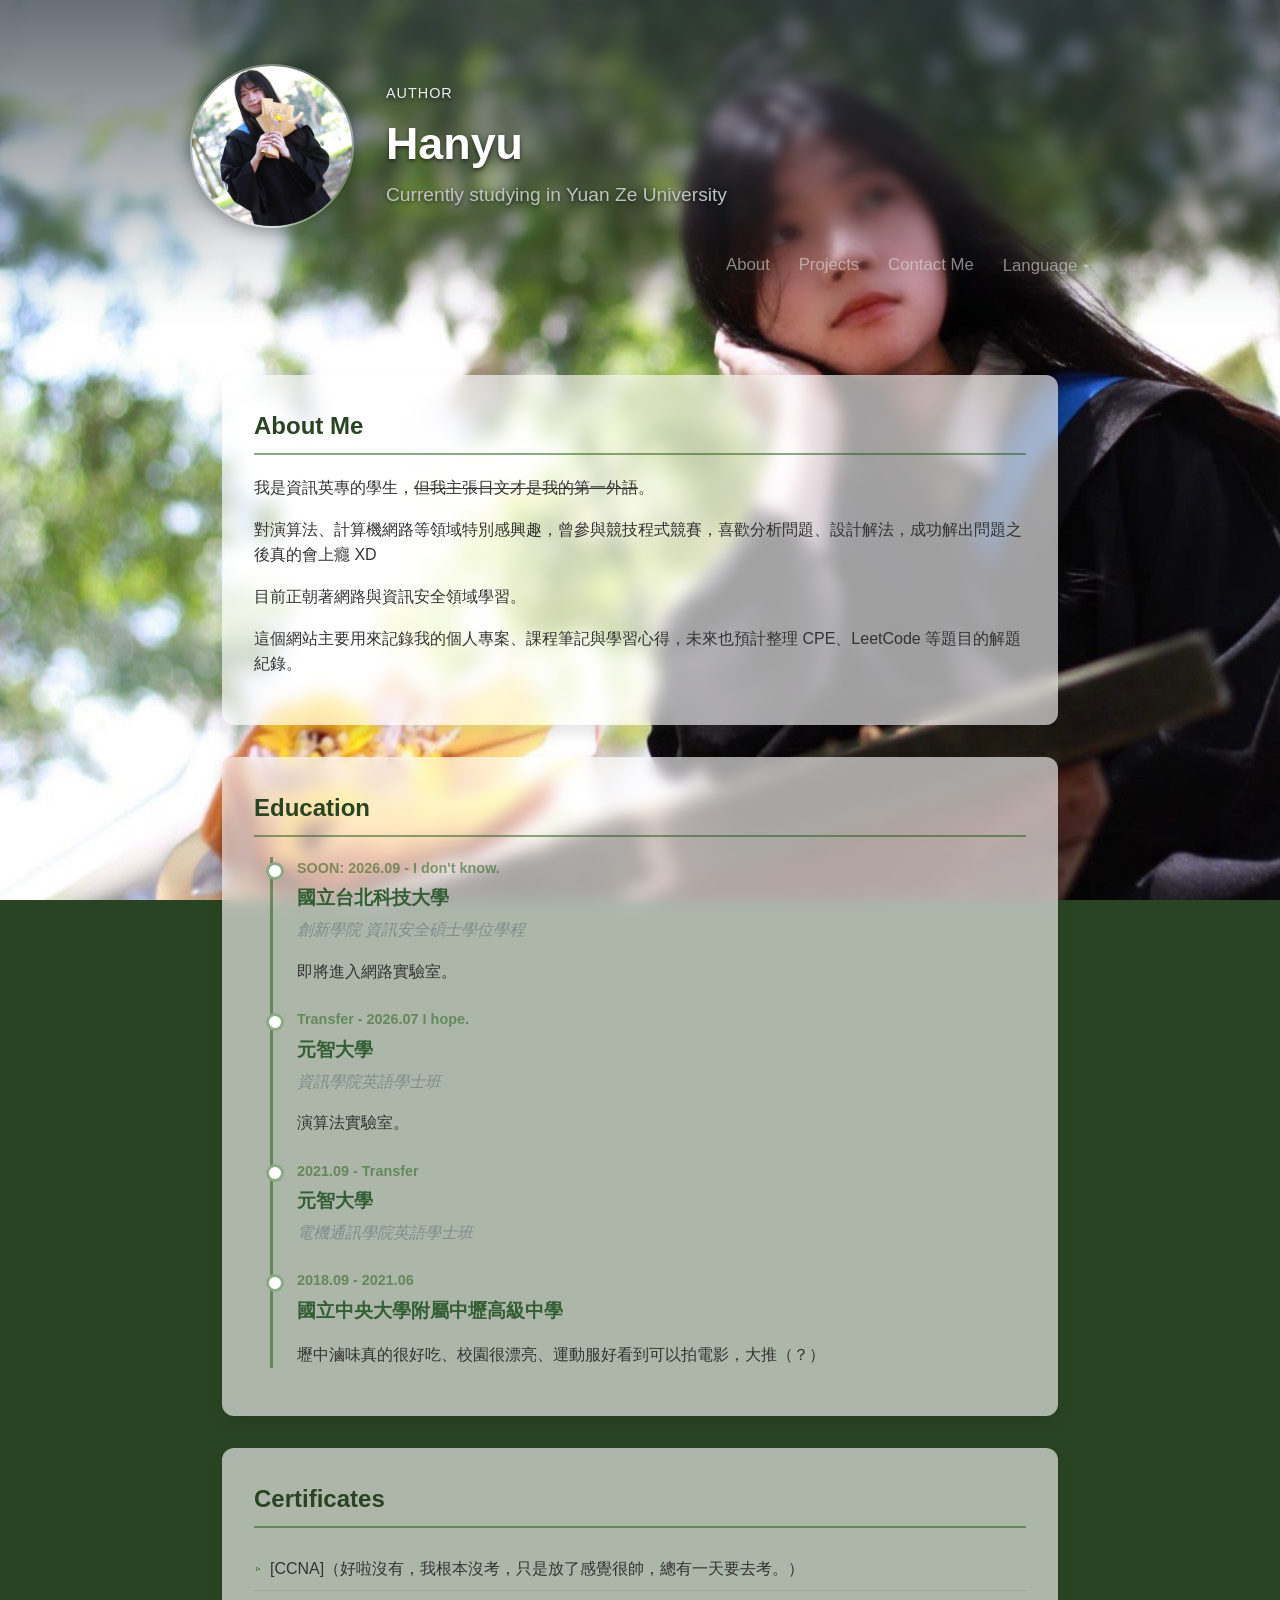
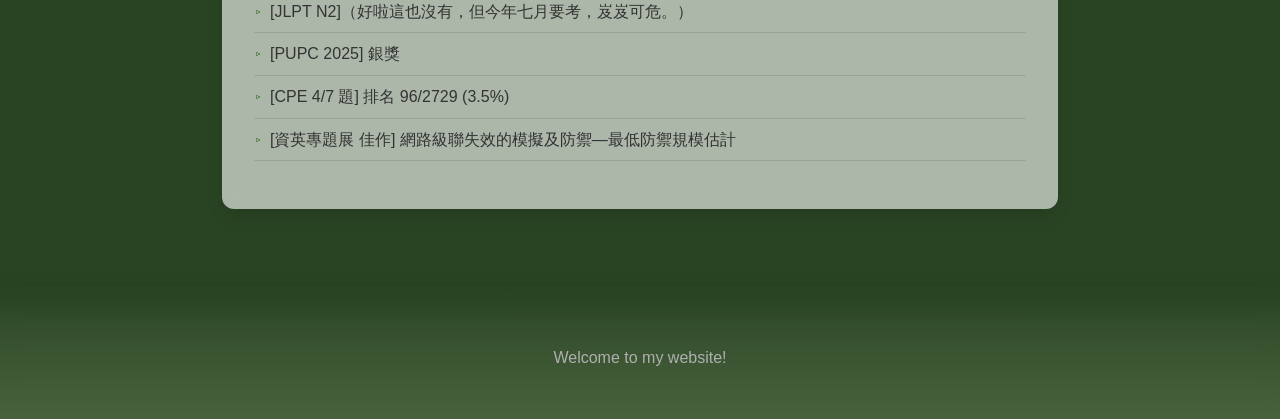
<file: index.html>
<!DOCTYPE html>
<html lang="zh-TW">
<head>
    <meta charset="UTF-8">
    <meta name="viewport" content="width=device-width, initial-scale=1.0">
    <title>Hanyu's Website - About</title>
    <link rel="stylesheet" href="style.css">
</head>
<body>

    <header>
        <div class="header-container">
            <div class="profile-main">
                <img src="1.jpg" alt="Profile Picture" class="profile-img">
                <div class="profile-info">
                    <div class="profile-author">AUTHOR</div>
                    <h1>Hanyu</h1>
                    <p>Currently studying in Yuan Ze University</p>
                </div>
            </div>
            
            <nav class="profile-nav">
                <a href="index.html">About</a>
                <a href="projects.html">Projects</a>
                <a href="contact.html">Contact Me</a>
                <div class="dropdown">
                    <button class="dropbtn">Language ▾</button>
                    <div class="dropdown-content">
                        <a href="index.html">繁體中文</a>
                        <a href="en/index.html">English</a> 
                    </div>
                </div>
            </nav>
        </div>
    </header>

    <div class="container">
        <section id="about">
            <h2>About Me</h2>
            <p>我是資訊英專的學生，<del>但我主張日文才是我的第一外語</del>。</p>
            <p>對演算法、計算機網路等領域特別感興趣，曾參與競技程式競賽，喜歡分析問題、設計解法，成功解出問題之後真的會上癮 XD</p>
            <p>目前正朝著網路與資訊安全領域學習。</p>
            <p>這個網站主要用來記錄我的個人專案、課程筆記與學習心得，未來也預計整理 CPE、LeetCode 等題目的解題紀錄。</p>
        </section>

        <section id="education">
            <h2>Education</h2>
            <div class="timeline">
                <div class="timeline-item">
                    <div class="timeline-date">SOON: 2026.09 - I don't know.</div>
                    <h3 class="timeline-title">國立台北科技大學</h3>
                    <p class="timeline-subtitle">創新學院 資訊安全碩士學位學程 </p>
                    <p>即將進入網路實驗室。</p>
                </div>

                <div class="timeline-item">
                    <div class="timeline-date">Transfer - 2026.07 I hope.</div>
                    <h3 class="timeline-title">元智大學</h3>
                    <p class="timeline-subtitle">資訊學院英語學士班</p>
                    <p>演算法實驗室。</p>
                </div>

                <div class="timeline-item">
                    <div class="timeline-date">2021.09 - Transfer</div>
                    <h3 class="timeline-title">元智大學</h3>
                    <p class="timeline-subtitle">電機通訊學院英語學士班</p>
                    <p></p>
                </div>
                <div class="timeline-item">
                    <div class="timeline-date">2018.09 - 2021.06</div>
                    <h3 class="timeline-title">國立中央大學附屬中壢高級中學</h3>
                    <p>壢中滷味真的很好吃、校園很漂亮、運動服好看到可以拍電影，大推（？）</p>
                </div>
            </div>
        </section>

        <section id="certificates">
            <h2>Certificates</h2>
            <ul class="skill-list">
                <li>[CCNA]（好啦沒有，我根本沒考，只是放了感覺很帥，總有一天要去考。）</li>
                <li>[JLPT N2]（好啦這也沒有，但今年七月要考，岌岌可危。）</li>
                <li>[PUPC 2025] 銀獎</li>
                <li>[CPE 4/7 題] 排名 96/2729 (3.5%)</li>
                <li>[資英專題展 佳作] 網路級聯失效的模擬及防禦—最低防禦規模估計</li>
            </ul>
        </section>
    </div>

    <footer>
        <p>Welcome to my website!</p>
    </footer>

</body>
</html>
</file>
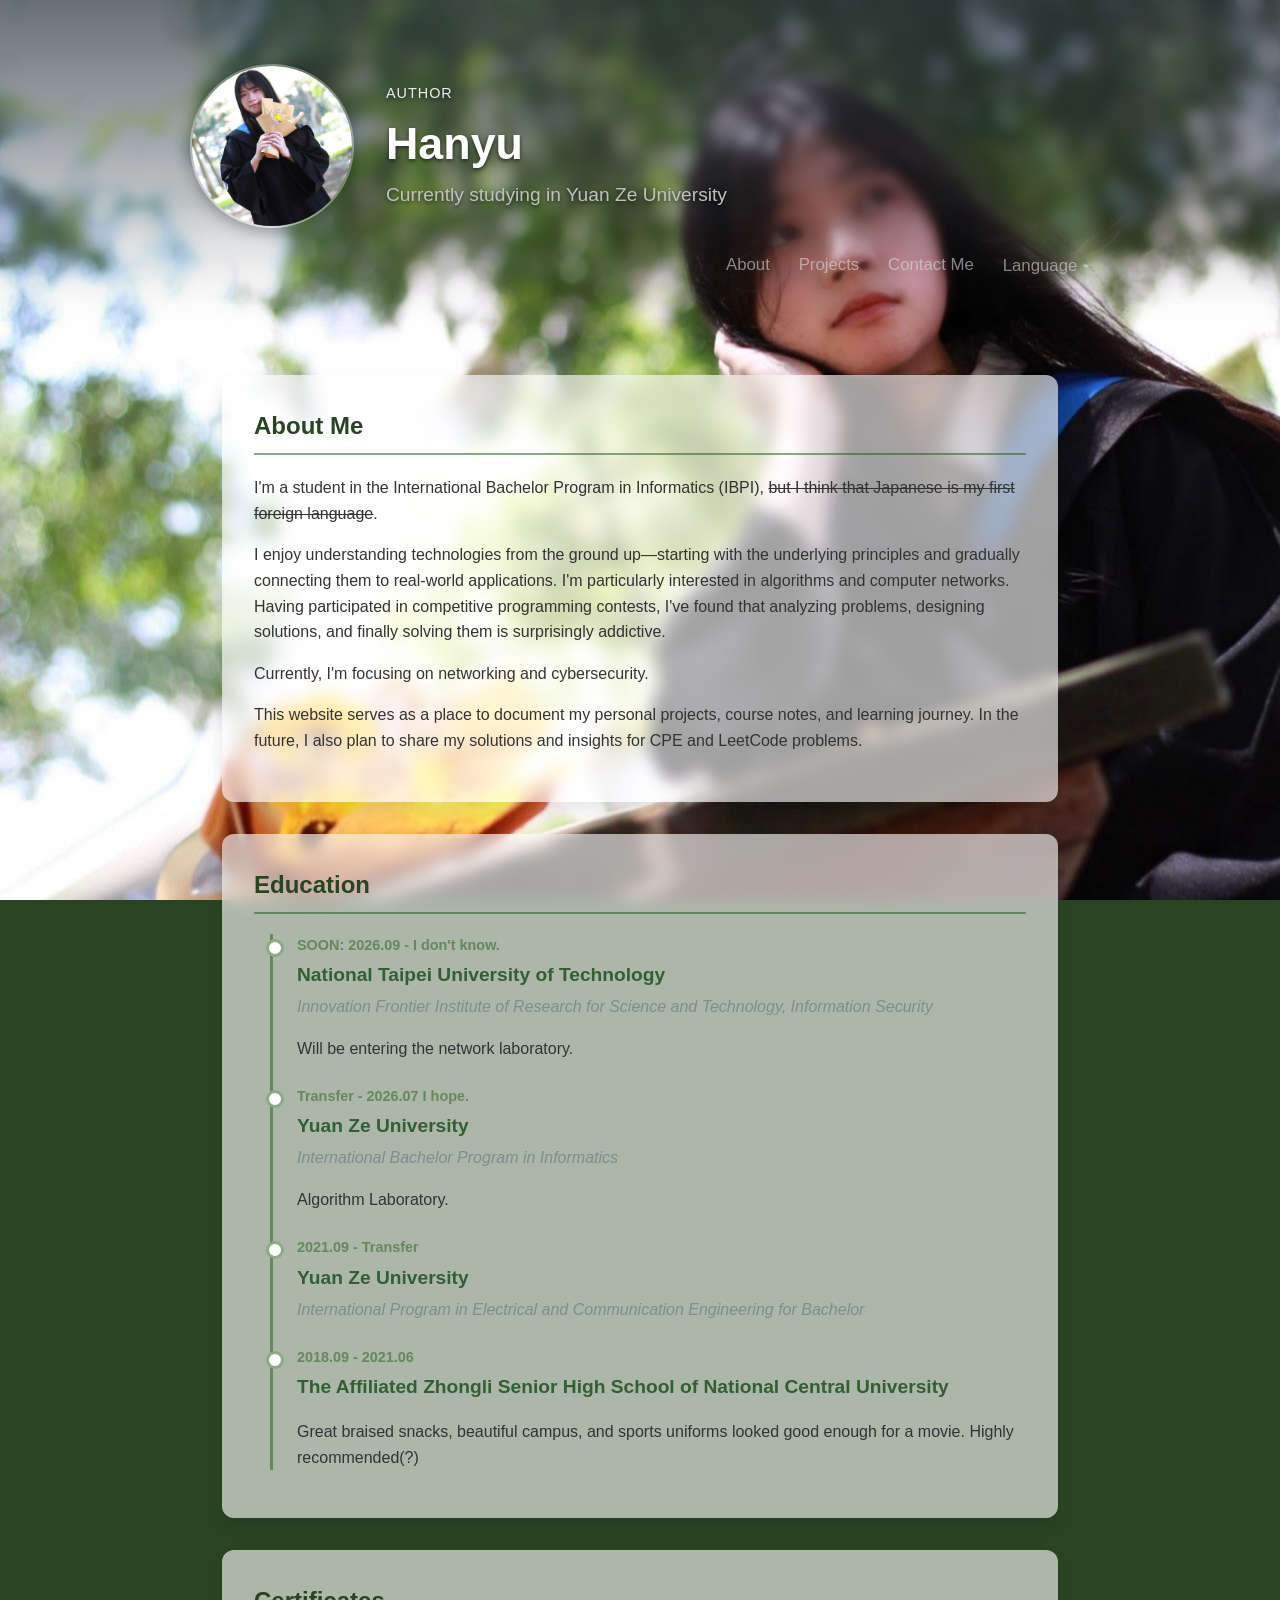
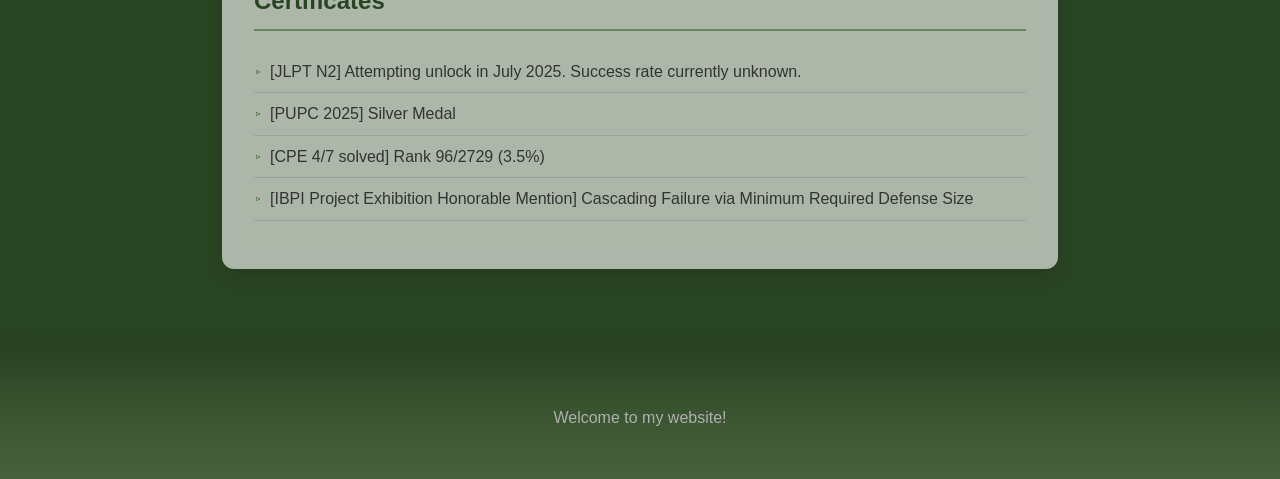
<file: en/index.html>
<!DOCTYPE html>
<html lang="zh-TW">
<head>
    <meta charset="UTF-8">
    <meta name="viewport" content="width=device-width, initial-scale=1.0">
    <title>Hanyu's Website - About</title>
    <link rel="stylesheet" href="../style.css">
</head>
<body>

    <header>
        <div class="header-container">
            <div class="profile-main">
                <img src="../1.jpg" alt="Profile Picture" class="profile-img">
                <div class="profile-info">
                    <div class="profile-author">AUTHOR</div>
                    <h1>Hanyu</h1>
                    <p>Currently studying in Yuan Ze University</p>
                </div>
            </div>
            
            <nav class="profile-nav">
                <a href="index.html">About</a>
                <a href="projects.html">Projects</a>
                <a href="contact.html">Contact Me</a>
                <div class="dropdown">
                    <button class="dropbtn">Language ▾</button>
                    <div class="dropdown-content">
                        <a href="../index.html">繁體中文</a>
                        <a href="index.html">English</a> 
                    </div>
                </div>
            </nav>
        </div>
    </header>

    <div class="container">
        <section id="about">
            <h2>About Me</h2>
            <p>I'm a student in the International Bachelor Program in Informatics (IBPI), <del>but I think that Japanese is my first foreign language</del>.</p>
            <p>I enjoy understanding technologies from the ground up—starting with the underlying principles and gradually connecting them to real-world applications. I'm particularly interested in algorithms and computer networks. Having participated in competitive programming contests, I've found that analyzing problems, designing solutions, and finally solving them is surprisingly addictive.</p>
            <p>Currently, I'm focusing on networking and cybersecurity.</p>
            <p>This website serves as a place to document my personal projects, course notes, and learning journey. In the future, I also plan to share my solutions and insights for CPE and LeetCode problems.</p>
        </section>

        <section id="education">
            <h2>Education</h2>
            <div class="timeline">
                <div class="timeline-item">
                    <div class="timeline-date">SOON: 2026.09 - I don't know.</div>
                    <h3 class="timeline-title">National Taipei University of Technology</h3>
                    <p class="timeline-subtitle">Innovation Frontier Institute of Research for Science and Technology, Information Security</p>
                    <p>Will be entering the network laboratory.</p>
                </div>

                <div class="timeline-item">
                    <div class="timeline-date">Transfer - 2026.07 I hope.</div>
                    <h3 class="timeline-title">Yuan Ze University</h3>
                    <p class="timeline-subtitle">International Bachelor Program in Informatics</p>
                    <p>Algorithm Laboratory.</p>
                </div>

                <div class="timeline-item">
                    <div class="timeline-date">2021.09 - Transfer</div>
                    <h3 class="timeline-title">Yuan Ze University</h3>
                    <p class="timeline-subtitle">International Program in Electrical and Communication Engineering for Bachelor</p>
                </div>

                <div class="timeline-item">
                    <div class="timeline-date">2018.09 - 2021.06</div>
                    <h3 class="timeline-title">The Affiliated Zhongli Senior High School of National Central University</h3>
                    <p>Great braised snacks, beautiful campus, and sports uniforms looked good enough for a movie. Highly recommended(?)</p>
                </div>
            </div>
        </section>

        <section id="certificates">
            <h2>Certificates</h2>
            <ul class="skill-list">
                <li>[JLPT N2] Attempting unlock in July 2025. Success rate currently unknown.</li>
                <li>[PUPC 2025] Silver Medal</li>
                <li>[CPE 4/7 solved] Rank 96/2729 (3.5%)</li>
                <li>[IBPI Project Exhibition Honorable Mention] Cascading Failure via Minimum Required Defense Size</li>
            </ul>
        </section>
    </div>

    <footer>
        <p>Welcome to my website!</p>
    </footer>

</body>
</html>
</file>
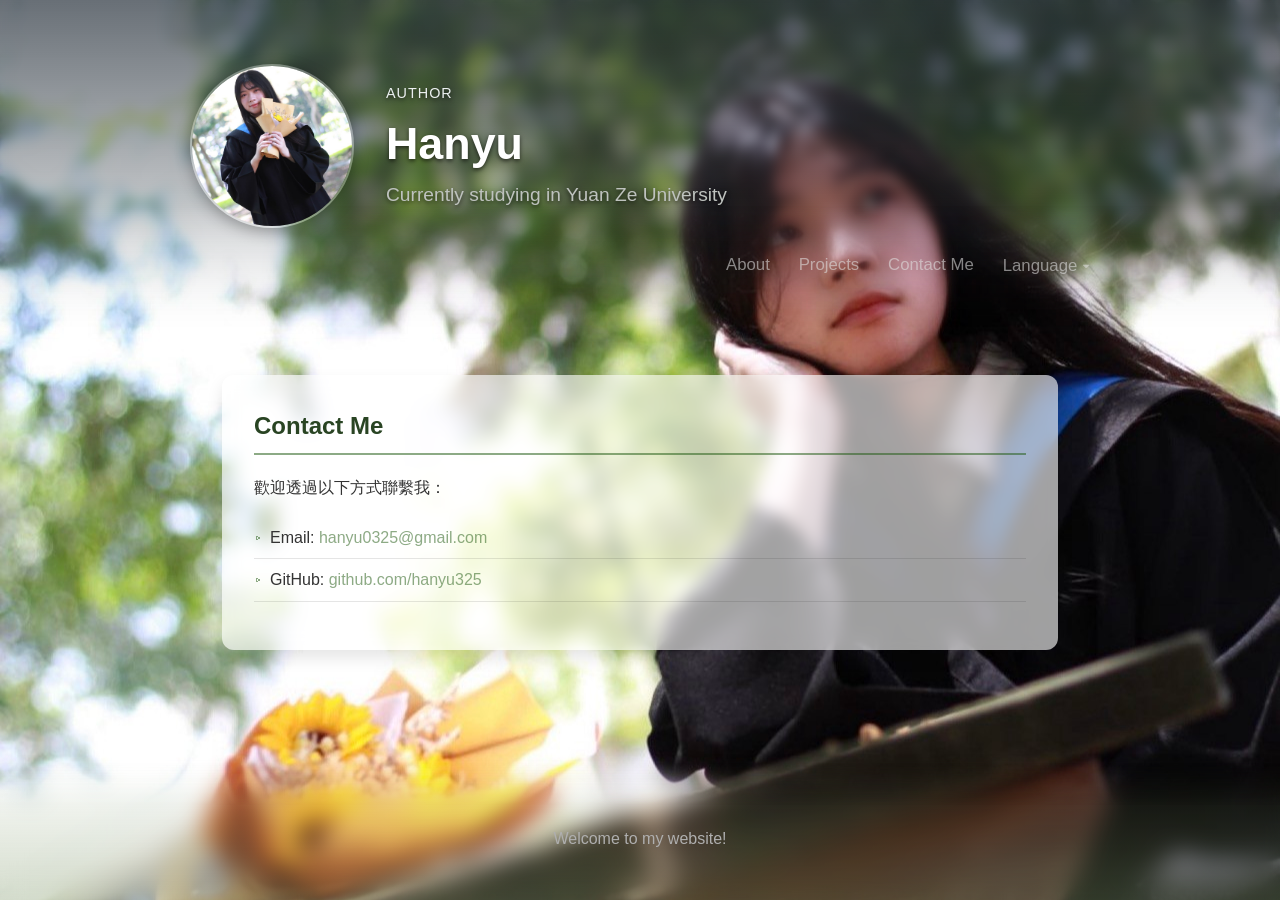
<file: contact.html>
<!DOCTYPE html>
<html lang="zh-TW">
<head>
    <meta charset="UTF-8">
    <meta name="viewport" content="width=device-width, initial-scale=1.0">
    <title>Hanyu's Website - Contact</title>
    <link class="stylesheet" rel="stylesheet" href="style.css">
</head>
<body>

    <header>
        <div class="header-container">
            <div class="profile-main">
                <img src="1.jpg" alt="Profile Picture" class="profile-img">
                <div class="profile-info">
                    <div class="profile-author">AUTHOR</div>
                    <h1>Hanyu</h1>
                    <p>Currently studying in Yuan Ze University</p>
                </div>
            </div>
            
            <nav class="profile-nav">
                <a href="index.html">About</a>
                <a href="projects.html">Projects</a>
                <a href="contact.html">Contact Me</a>
                <div class="dropdown">
                    <button class="dropbtn">Language ▾</button>
                    <div class="dropdown-content">
                        <a href="contact.html">繁體中文</a>
                        <a href="en/contact.html">English</a>
                    </div>
                </div>
            </nav>
        </div>
    </header>

    <div class="container">
        <section id="contact">
            <h2>Contact Me</h2>
            <p>歡迎透過以下方式聯繫我：</p>
            <ul class="skill-list">
                <li>Email: <a href="mailto:hanyu0325@gmail.com">hanyu0325@gmail.com</a></li>
                <li>GitHub: <a href="https://github.com/hanyu325" target="_blank">github.com/hanyu325</a></li>
            </ul>
        </section>
    </div>

    <footer>
        <p>Welcome to my website!</p>
    </footer>

</body>
</html>
</file>
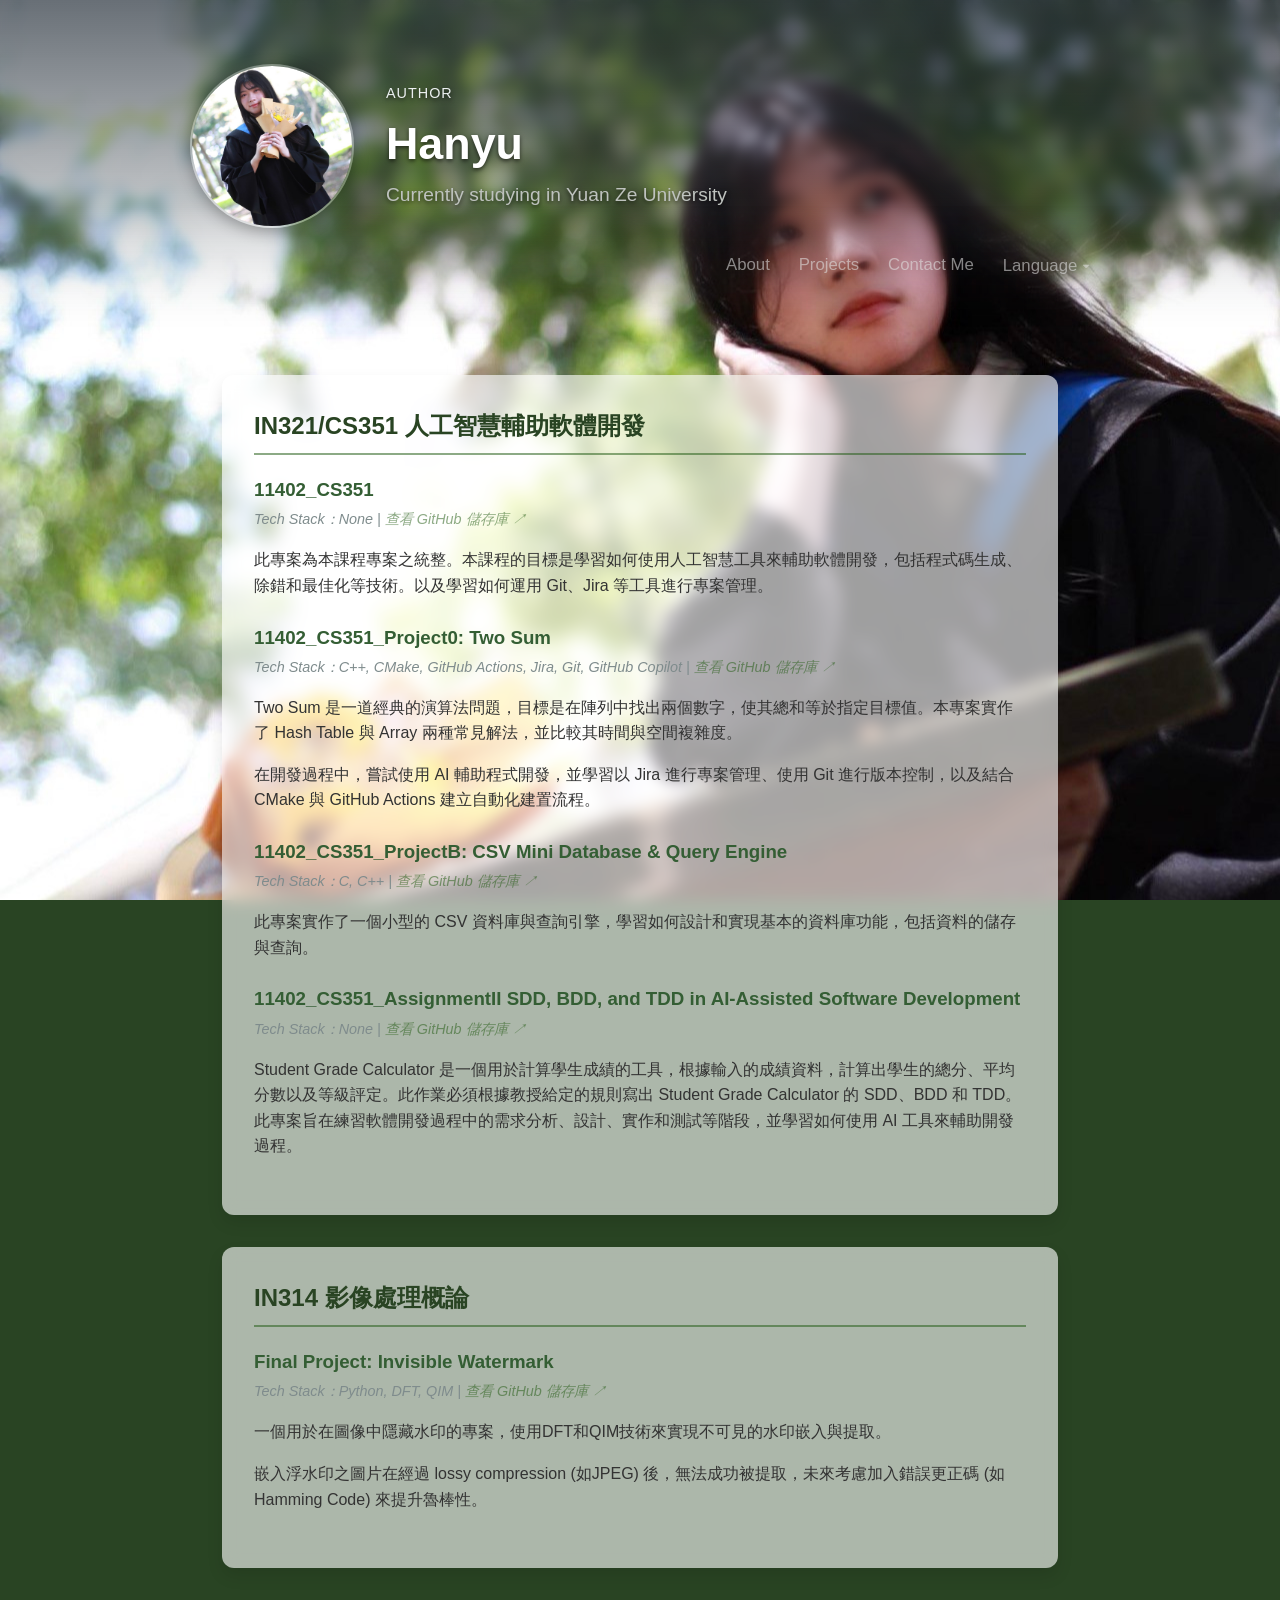
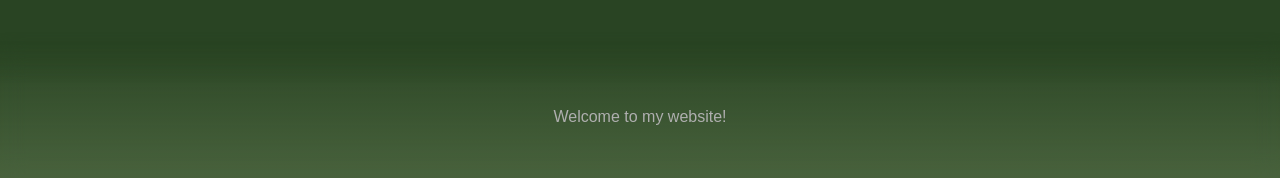
<file: projects.html>
<!DOCTYPE html>
<html lang="zh-TW">
<head>
    <meta charset="UTF-8">
    <meta name="viewport" content="width=device-width, initial-scale=1.0">
    <title>Hanyu's Website - Projects</title>
    <link rel="stylesheet" href="style.css">
</head>
<body>

    <header>
        <div class="header-container">
            <div class="profile-main">
                <img src="1.jpg" alt="Profile Picture" class="profile-img">
                <div class="profile-info">
                    <div class="profile-author">AUTHOR</div>
                    <h1>Hanyu</h1>
                    <p>Currently studying in Yuan Ze University</p>
                </div>
            </div>
            
            <nav class="profile-nav">
                <a href="index.html">About</a>
                <a href="projects.html">Projects</a>
                <a href="contact.html">Contact Me</a>
                <div class="dropdown">
                    <button class="dropbtn">Language ▾</button>
                    <div class="dropdown-content">
                        <a href="projects.html">繁體中文</a>
                        <a href="en/projects.html">English</a>
                    </div>
                </div>
            </nav>
        </div>
    </header>

    <div class="container">
        <section id="projects">
            <h2>IN321/CS351 人工智慧輔助軟體開發</h2>
            <div class="project-item">
                <h3>11402_CS351</h3>
                <div class="project-meta">Tech Stack：None | <a href="https://github.com/hanyu325/11402_CS351.git" target="_blank">查看 GitHub 儲存庫 ↗</a></div>
                <p>此專案為本課程專案之統整。本課程的目標是學習如何使用人工智慧工具來輔助軟體開發，包括程式碼生成、除錯和最佳化等技術。以及學習如何運用 Git、Jira 等工具進行專案管理。</p>
            </div>

            <div class="project-item">
                <h3>11402_CS351_Project0: Two Sum</h3>
                <div class="project-meta">Tech Stack：C++, CMake, GitHub Actions, Jira, Git, GitHub Copilot | <a href="https://github.com/hanyu325/11402_CS351_Project0.git" target="_blank">查看 GitHub 儲存庫 ↗</a></div>
                <p>Two Sum 是一道經典的演算法問題，目標是在陣列中找出兩個數字，使其總和等於指定目標值。本專案實作了 Hash Table 與 Array 兩種常見解法，並比較其時間與空間複雜度。</p>
                <p>在開發過程中，嘗試使用 AI 輔助程式開發，並學習以 Jira 進行專案管理、使用 Git 進行版本控制，以及結合 CMake 與 GitHub Actions 建立自動化建置流程。</p>
            </div>

            <div class="project-item">
                <h3>11402_CS351_ProjectB: CSV Mini Database & Query Engine</h3>
                <div class="project-meta">Tech Stack：C, C++ | <a href="https://github.com/hanyu325/11402_CS351_ProjectB.git" target="_blank">查看 GitHub 儲存庫 ↗</a></div>
                <p>此專案實作了一個小型的 CSV 資料庫與查詢引擎，學習如何設計和實現基本的資料庫功能，包括資料的儲存與查詢。</p>
            </div>

            <div class="project-item">
                <h3>11402_CS351_AssignmentII SDD, BDD, and TDD in AI-Assisted Software Development</h3>
                <div class="project-meta">Tech Stack：None | <a href="https://github.com/hanyu325/11402_CS351_AssignmentII.git" target="_blank">查看 GitHub 儲存庫 ↗</a></div>
                <p>Student Grade Calculator 是一個用於計算學生成績的工具，根據輸入的成績資料，計算出學生的總分、平均分數以及等級評定。此作業必須根據教授給定的規則寫出 Student Grade Calculator 的 SDD、BDD 和 TDD。此專案旨在練習軟體開發過程中的需求分析、設計、實作和測試等階段，並學習如何使用 AI 工具來輔助開發過程。</p>
            </div>
        </section>

        <section id="projects">
            <h2>IN314 影像處理概論</h2>
            <div class="project-item">
                <h3>Final Project: Invisible Watermark</h3>
                <div class="project-meta">Tech Stack：Python, DFT, QIM | <a href="https://github.com/hanyu325/Invisible-Watermark.git" target="_blank">查看 GitHub 儲存庫 ↗</a></div>
                <p>一個用於在圖像中隱藏水印的專案，使用DFT和QIM技術來實現不可見的水印嵌入與提取。</p>
                <p>嵌入浮水印之圖片在經過 lossy compression (如JPEG) 後，無法成功被提取，未來考慮加入錯誤更正碼 (如Hamming Code) 來提升魯棒性。</p>
                </p>
            </div>
        </section>
    </div>

    <footer>
        <p>Welcome to my website!</p>
    </footer>

</body>
</html>
</file>
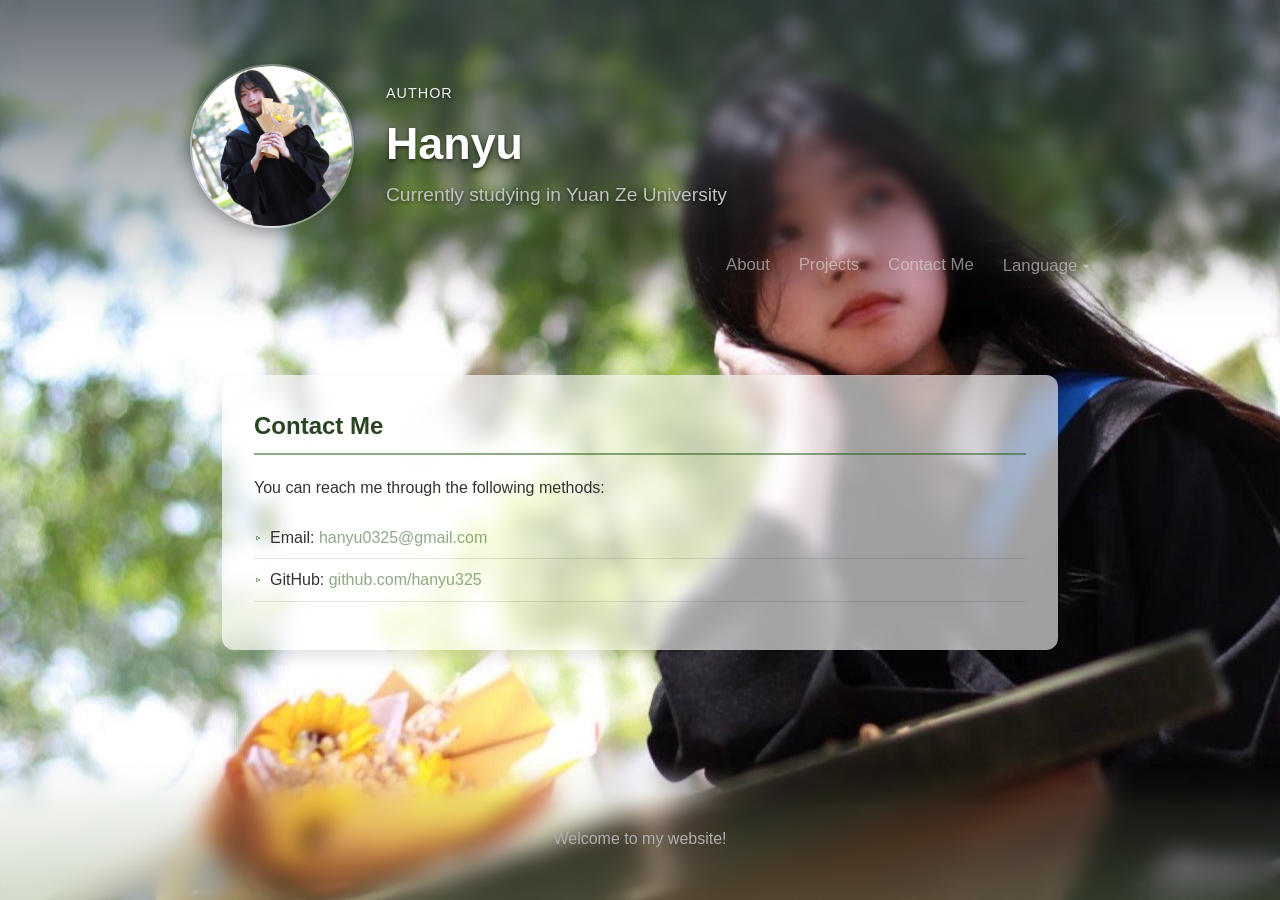
<file: en/contact.html>
<!DOCTYPE html>
<html lang="zh-TW">
<head>
    <meta charset="UTF-8">
    <meta name="viewport" content="width=device-width, initial-scale=1.0">
    <title>Hanyu's Website - Contact</title>
    <link class="stylesheet" rel="stylesheet" href="../style.css">
</head>
<body>

    <header>
        <div class="header-container">
            <div class="profile-main">
                <img src="../1.jpg" alt="Profile Picture" class="profile-img">
                <div class="profile-info">
                    <div class="profile-author">AUTHOR</div>
                    <h1>Hanyu</h1>
                    <p>Currently studying in Yuan Ze University</p>
                </div>
            </div>
            
            <nav class="profile-nav">
                <a href="index.html">About</a>
                <a href="projects.html">Projects</a>
                <a href="contact.html">Contact Me</a>
                <div class="dropdown">
                    <button class="dropbtn">Language ▾</button>
                    <div class="dropdown-content">
                        <a href="../contact.html">繁體中文</a>
                        <a href="contact.html">English</a>
                    </div>
                </div>
            </nav>
        </div>
    </header>

    <div class="container">
        <section id="contact">
            <h2>Contact Me</h2>
            <p>You can reach me through the following methods:</p>
            <ul class="skill-list">
                <li>Email: <a href="mailto:hanyu0325@gmail.com">hanyu0325@gmail.com</a></li>
                <li>GitHub: <a href="https://github.com/hanyu325" target="_blank">github.com/hanyu325</a></li>
            </ul>
        </section>
    </div>

    <footer>
        <p>Welcome to my website!</p>
    </footer>

</body>
</html>
</file>
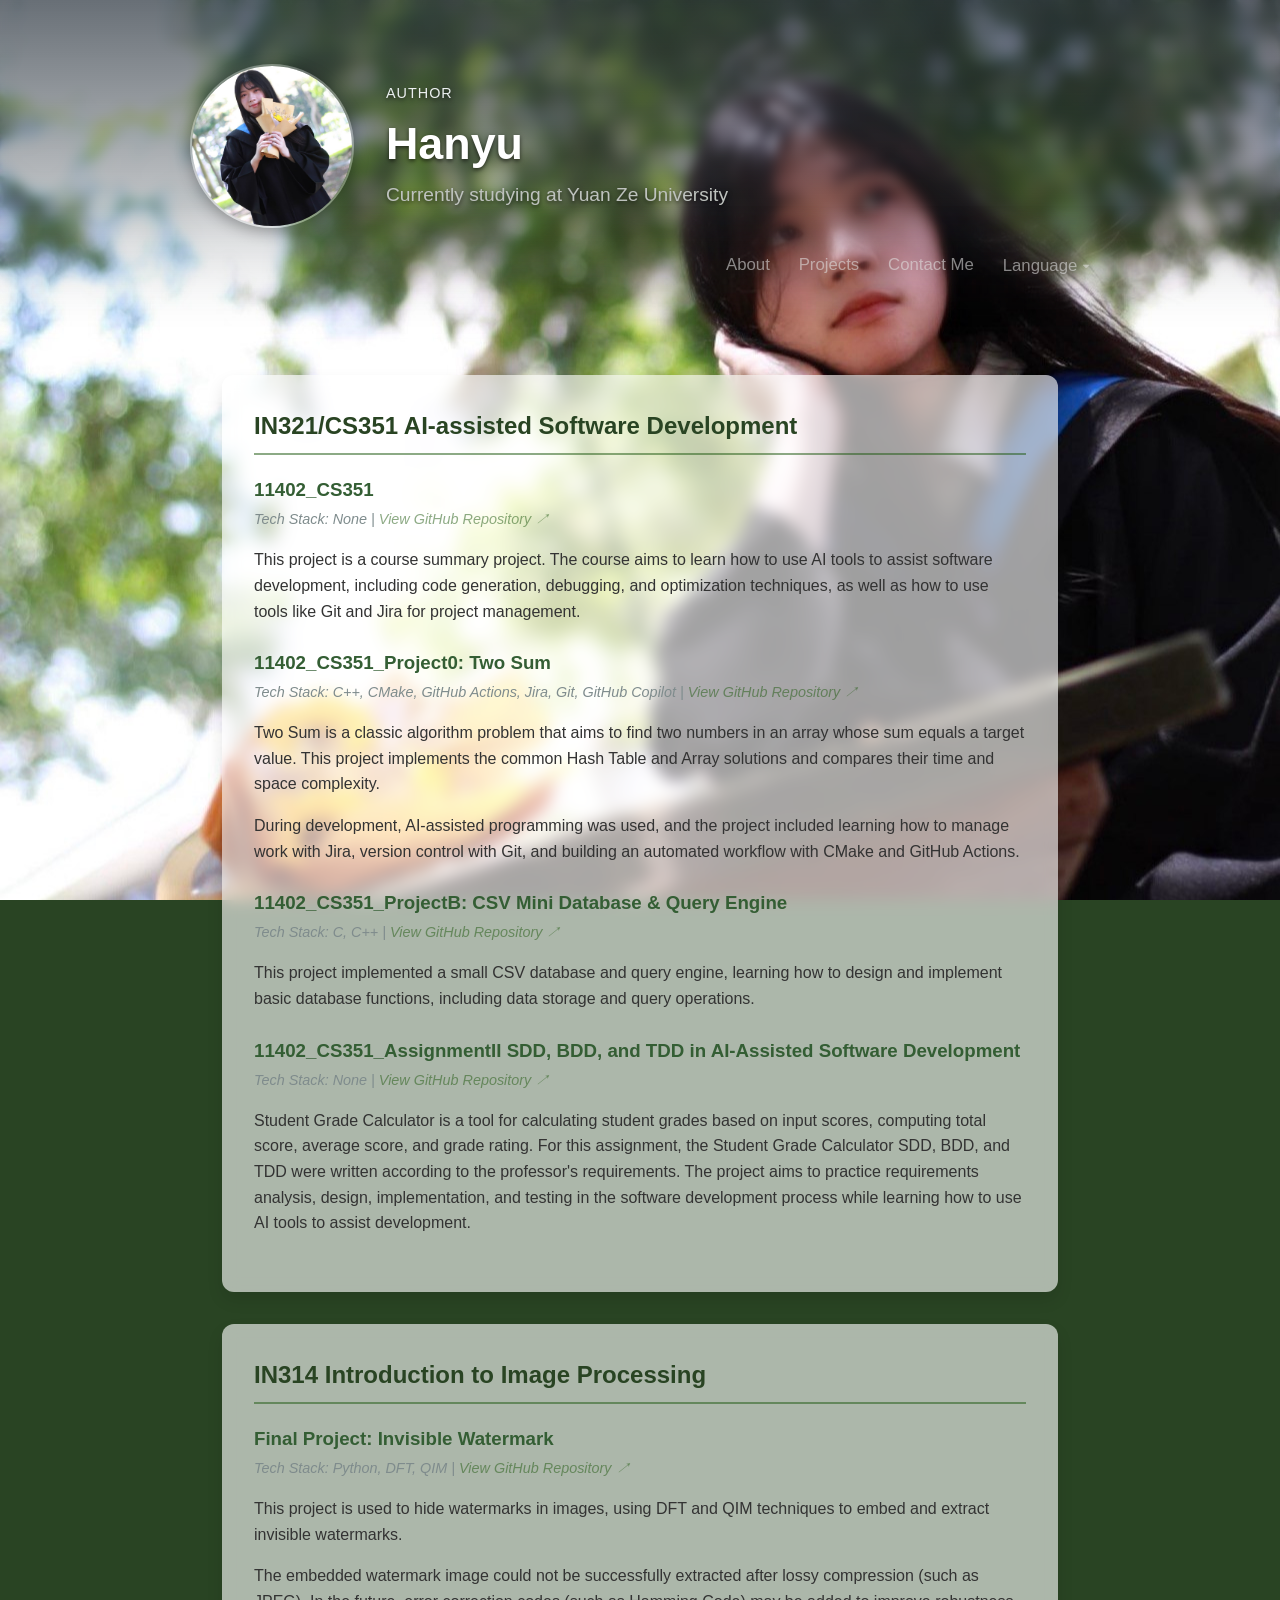
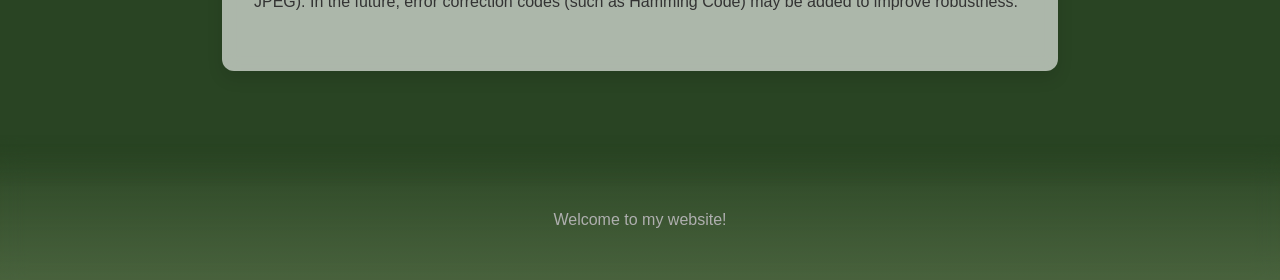
<file: en/projects.html>
<!DOCTYPE html>
<html lang="zh-TW">
<head>
    <meta charset="UTF-8">
    <meta name="viewport" content="width=device-width, initial-scale=1.0">
    <title>Hanyu's Website - Projects</title>
    <link rel="stylesheet" href="../style.css">
</head>
<body>

    <header>
        <div class="header-container">
            <div class="profile-main">
                <img src="../1.jpg" alt="Profile Picture" class="profile-img">
                <div class="profile-info">
                    <div class="profile-author">AUTHOR</div>
                    <h1>Hanyu</h1>
                    <p>Currently studying at Yuan Ze University</p>
                </div>
            </div>
            
            <nav class="profile-nav">
                <a href="index.html">About</a>
                <a href="projects.html">Projects</a>
                <a href="contact.html">Contact Me</a>
                <div class="dropdown">
                    <button class="dropbtn">Language ▾</button>
                    <div class="dropdown-content">
                        <a href="../projects.html">繁體中文</a>
                        <a href="projects.html">English</a>
                    </div>
                </div>
            </nav>
        </div>
    </header>

    <div class="container">
        <section id="projects">
            <h2>IN321/CS351 AI-assisted Software Development</h2>
            <div class="project-item">
                <h3>11402_CS351</h3>
                <div class="project-meta">Tech Stack: None | <a href="https://github.com/hanyu325/11402_CS351.git" target="_blank">View GitHub Repository ↗</a></div>
                <p>This project is a course summary project. The course aims to learn how to use AI tools to assist software development, including code generation, debugging, and optimization techniques, as well as how to use tools like Git and Jira for project management.</p>
            </div>

            <div class="project-item">
                <h3>11402_CS351_Project0: Two Sum</h3>
                <div class="project-meta">Tech Stack: C++, CMake, GitHub Actions, Jira, Git, GitHub Copilot | <a href="https://github.com/hanyu325/11402_CS351_Project0.git" target="_blank">View GitHub Repository ↗</a></div>
                <p>Two Sum is a classic algorithm problem that aims to find two numbers in an array whose sum equals a target value. This project implements the common Hash Table and Array solutions and compares their time and space complexity.</p>
                <p>During development, AI-assisted programming was used, and the project included learning how to manage work with Jira, version control with Git, and building an automated workflow with CMake and GitHub Actions.</p>
            </div>

            <div class="project-item">
                <h3>11402_CS351_ProjectB: CSV Mini Database & Query Engine</h3>
                <div class="project-meta">Tech Stack: C, C++ | <a href="https://github.com/hanyu325/11402_CS351_ProjectB.git" target="_blank">View GitHub Repository ↗</a></div>
                <p>This project implemented a small CSV database and query engine, learning how to design and implement basic database functions, including data storage and query operations.</p>
            </div>

            <div class="project-item">
                <h3>11402_CS351_AssignmentII SDD, BDD, and TDD in AI-Assisted Software Development</h3>
                <div class="project-meta">Tech Stack: None | <a href="https://github.com/hanyu325/11402_CS351_AssignmentII.git" target="_blank">View GitHub Repository ↗</a></div>
                <p>Student Grade Calculator is a tool for calculating student grades based on input scores, computing total score, average score, and grade rating. For this assignment, the Student Grade Calculator SDD, BDD, and TDD were written according to the professor's requirements. The project aims to practice requirements analysis, design, implementation, and testing in the software development process while learning how to use AI tools to assist development.</p>
            </div>
        </section>

        <section id="projects">
            <h2>IN314 Introduction to Image Processing</h2>
            <div class="project-item">
                <h3>Final Project: Invisible Watermark</h3>
                <div class="project-meta">Tech Stack: Python, DFT, QIM | <a href="https://github.com/hanyu325/Invisible-Watermark.git" target="_blank">View GitHub Repository ↗</a></div>
                <p>This project is used to hide watermarks in images, using DFT and QIM techniques to embed and extract invisible watermarks.</p>
                <p>The embedded watermark image could not be successfully extracted after lossy compression (such as JPEG). In the future, error correction codes (such as Hamming Code) may be added to improve robustness.</p>
            </div>
        </section>
    </div>

    <footer>
        <p>Welcome to my website!</p>
    </footer>

</body>
</html>
</file>
<file: style.css>
/* ========================================
   CSS 全局變量定義
   ======================================== */
:root {
    --primary-color: #294423;       /* 主要色彩 - 深藍灰 */
    --secondary-color: #345e34;     /* 次要色彩 - 稍淺藍灰 */
    --accent-color: #245c1685;        /* 強調色 - 亮藍 */
    --text-color: #333333;             /* 文字色 - 深灰 */
    --bg-color: #f8f9fa00;            /* 背景色 - 淺灰 */
}

/* ========================================
   頁面基本樣式
   ======================================== */
body {
    font-family: 'Segoe UI', Tahoma, Geneva, Verdana, sans-serif;
    line-height: 1.6;
    margin: 0;
    padding: 0;
    color: var(--text-color);
    background-color: var(--primary-color);

    /* 💡 請在 body 裡面加上這 3 行 */
    display: flex;
    flex-direction: column;
    min-height: 100vh;
}

/* 全螢幕固定背景圖 */
body::before {
    content: '';                    /* 創建偽元素 */
    position: fixed;                /* 固定定位 */
    top: 0;                         /* 距上方 0 */
    left: 0;                        /* 距左方 0 */
    width: 100vw;                   /* 寬度100視口寬度 */
    height: 100vh;                  /* 高度100視口高度 */
    z-index: -2;                    /* 層級最底 */
    background-image: url('8.jpg'); /* 背景圖片 */
    background-size: cover;         /* 圖片覆蓋整個區域 */
    background-position: center;    /* 居中定位 */
}

/* ========================================
   Header 標題區樣式
   ======================================== */
/* Header 所屬的毛玻璃與漸變遮罩 */
header {
    position: relative;             /* 相對定位 */
    color: white;                   /* 文字為白色 */
    padding: 4rem 2rem 4rem;        /* 上下內邊距 4rem，左右 2rem */
    display: flex;                  /* 使用彈性佈局 */
    justify-content: center;        /* 水平居中 */
}

/* Header 背景效果 - 毛玻璃模糊背景 */
header::before {
    content: '';                    /* 創建偽元素 */
    position: absolute;             /* 絕對定位 */
    top: 0;                         /* 距上方 0 */
    left: 0;                        /* 距左方 0 */
    width: 100%;                    /* 寬度100% */
    height: 100%;                   /* 高度100% */
    z-index: -1;                    /* 在 header 後面 */
    /* 漸變效果：上方不透明，下方透明 */
    background: linear-gradient(to bottom, rgba(40, 50, 60, 0.7) 0%, rgba(40, 50, 60, 0) 100%);
    backdrop-filter: blur(6px);    /* 高斯模糊效果 */
    -webkit-backdrop-filter: blur(6px); /* Webkit 瀏覽器相容 */
    -webkit-mask-image: linear-gradient(to bottom, rgba(0,0,0,1) 60%, rgba(0,0,0,0) 100%); /* Webkit 遮罩 */
    mask-image: linear-gradient(to bottom, rgba(0,0,0,1) 60%, rgba(0,0,0,0) 100%); /* 遮罩效果 */
}

/* ========================================
   Header 容器佈局
   ======================================== */
/* 核心修改：改為 column (上下排列)，徹底釋放橫向空間 */
.header-container {
    max-width: 900px;               /* 最大寬度 900px */
    width: 100%;                    /* 寬度100% */
    display: flex;                  /* 彈性佈局 */
    flex-direction: column;         /* 上下排列 */
    gap: 1.5rem;                    /* 元素間距 1.5rem */
}

/* ========================================
   個人資訊區塊
   ======================================== */
/* 左側頭像與文字容器：現在可以舒展到完整寬度 */
.profile-main {
    display: flex;                  /* 彈性佈局 */
    align-items: center;            /* 垂直居中 */
    gap: 2rem;                      /* 元素間距 2rem */
    width: 100%;                    /* 寬度100% */
}

/* 頭像樣式 */
.profile-img {
    width: 160px;                   /* 寬度 160px */
    height: 160px;                  /* 高度 160px */
    border-radius: 50%;             /* 圓形頭像 */
    object-fit: cover;              /* 保持長寬比裁切 */
    border: 2.5px solid rgba(255, 255, 255, 0.3); /* 半透明白色邊框 */
    box-shadow: 0 4px 15px rgba(0,0,0,0.3); /* 陰影效果 */
}

/* 文字資訊容器 */
.profile-info {
    display: flex;                  /* 彈性佈局 */
    flex-direction: column;         /* 上下排列 */
    text-shadow: 0 2px 4px rgba(0,0,0,0.6); /* 文字陰影 */
}

/* 作者身份文字 */
.profile-author {
    font-size: 0.9rem;              /* 字體大小 0.9rem */
    color: #ecf0f1;                 /* 淺灰色 */
    letter-spacing: 1px;            /* 字間距 1px */
    margin-bottom: 0.2rem;          /* 下方邊距 0.2rem */
    text-transform: uppercase;      /* 大寫轉換 */
}

/* 名字標題 */
.profile-info h1 {
    margin: 0;                      /* 移除預設邊距 */
    font-size: 2.8rem;              /* 字體大小 2.8rem */
    font-weight: 600;               /* 字體粗細 600 */
    white-space: nowrap;            /* 確保名字絕對不亂斷行 */
}

.profile-info p {
    font-size: 1.2rem;
    color: #bec2be;
    margin-top: 5px;
    margin: 0;
    white-space: nowrap; /* 確保學校名稱絕對不亂斷行 */
}

/* 導覽選單：移到第二行，並精準推至最右邊 */
.profile-nav {
    display: flex;                  /* 彈性佈局，水平排列連結 */
    gap: 1.8rem;                    /* 連結間距 1.8rem */
    align-items: center;            /* 垂直置中對齊 */
    white-space: nowrap;            /* 禁止連結換行 */
    margin-left: auto;              /* 推整組選單到最右側 */
}

.profile-nav a, .dropbtn {
    color: rgba(224, 224, 224, 0.582);/* 文字顏色：半透明白 */
    text-decoration: none;          /* 移除底線 */
    font-size: 1.05rem;             /* 字體大小 */
    font-weight: 500;               /* 字重 */
    background: none;               /* 無背景 */
    border: none;                   /* 無邊框 */
    cursor: pointer;                /* 滑鼠樣式 */
    padding: 0;                     /* 取消預設內距 */
    font-family: inherit;           /* 繼承字體 */
    position: relative;             /* 為偽元素定位 */
    transition: color 0.3s;         /* 顏色過渡效果 */
}

.profile-nav a::after {
    content: '';
    position: absolute;
    width: 0;
    height: 2px;
    bottom: 0;
    left: 0;
    background-color: white;        /* 連結底部滑動線 */
    transition: width 0.3s ease;    /* 線條展開動畫 */
}

.profile-nav a:hover::after {
    width: 100%;                    /* 滑鼠移上時底線滿寬 */
}

.profile-nav a:hover, .dropdown:hover .dropbtn {
    color: #fff;                    /* 滑鼠移上時文字變白 */
    text-decoration: none; /* 👈 加上這行，強制殺掉瀏覽器預設的底線 */
}

/* 下拉選單設定 */
.dropdown {
    position: relative;             /* 讓下拉內容絕對定位於此 */
    display: inline-block;          /* 行內區塊顯示 */
}

.dropdown-content {
    display: none;                  /* 預設隱藏 */
    position: absolute;             /* 絕對定位 */
    right: 0;                       /* 靠右對齊 */
    background-color: rgba(227, 240, 226, 0.418); /* 半透明底色 */
    backdrop-filter: blur(8px);     /* 毛玻璃模糊 */
    min-width: 110px;               /* 最小寬度 */
    box-shadow: 0px 8px 16px rgba(0,0,0,0.3); /* 陰影 */
    z-index: 10;                    /* 視野層級 */
    border-radius: 6px;             /* 圓角 */
    margin-top: 8px;                /* 與按鈕間距 */
    overflow: visible;              /* 允許溢出可見 */
}

.dropdown-content::before {
    content: '';
    position: absolute;
    top: -12px;
    left: 0;
    width: 100%;
    height: 12px;
    background: transparent;         /* 用於延展點擊區域 */
}

.dropdown-content a {
    color: white;                   /* 文字顏色 */
    padding: 8px 14px;              /* 內距 */
    font-size: 0.95rem;             /* 字體大小 */
    display: block;                 /* 區塊顯示 */
    text-align: left;               /* 左對齊 */
    transition: background 0.2s;    /* 背景過渡 */
}

.dropdown-content a::after {
    display: none;                  /* 隱藏底線效果 */
}

.dropdown-content a:hover {
    background-color: rgba(235, 238, 234, 0.15); /* 滑鼠移上時背景 */
}

.dropdown:hover .dropdown-content {
    display: block;                 /* 滑鼠懸停顯示下拉內容 */
}


/* 內容區塊 */
.container {
    max-width: 900px;
    margin: 0 auto;
    padding: 2rem;

    /* 💡 請在 .container 裡面加上這 3 行 */
    flex: 1;
    width: 100%;
    box-sizing: border-box;
}

section {
    background: rgba(255, 255, 255, 0.616); 
    backdrop-filter: blur(8px); 
    padding: 2rem;
    border-radius: 12px;
    box-shadow: 0 8px 16px rgba(0,0,0,0.1);
    margin-bottom: 2rem;
}

h2 {
    color: var(--primary-color);
    border-bottom: 2px solid var(--accent-color);
    padding-bottom: 0.5rem;
    margin-top: 0;
}

/* 時間線 */
.timeline {
    border-left: 3px solid var(--accent-color);
    padding-left: 1.5rem;
    margin-left: 1rem;
    position: relative;
}

.timeline-item {
    position: relative;
    margin-bottom: 1.5rem;
}

.timeline-item:last-child {
    margin-bottom: 0;
}

.timeline-item::before {
    content: '';
    position: absolute;
    left: -1.95rem;
    top: 0.3rem;
    width: 12px;
    height: 12px;
    background-color: white;
    border: 3px solid var(--accent-color);
    border-radius: 50%;
}

.timeline-date {
    font-size: 0.9rem;
    color: var(--accent-color);
    font-weight: bold;
    margin-bottom: 0.2rem;
}

.timeline-title {
    font-size: 1.2rem;
    color: var(--secondary-color);
    margin: 0;
    font-weight: bold;
}

.timeline-subtitle {
    font-size: 1rem;
    color: #7f8c8d;
    margin: 0.2rem 0 0.5rem 0;
    font-style: italic;
}

ul.skill-list {
    list-style-type: none;
    padding: 0;
}

ul.skill-list li {
    padding: 0.5rem 0;
    border-bottom: 1px solid rgba(0,0,0,0.1); 
}

ul.skill-list li::before {
    content: "▹";
    color: var(--accent-color);
    margin-right: 8px;
}

.project-item {
    margin-bottom: 1.5rem;
}

.project-item h3 {
    margin-bottom: 0.2rem;
    color: var(--secondary-color);
}

.project-meta {
    font-size: 0.9rem;
    color: #7f8c8d;
    font-style: italic;
    margin-bottom: 0.5rem;
}

footer {
    position: relative;      /* 為了定位背景的毛玻璃層 */
    text-align: center;
    padding: 3.5rem 2rem 2rem; /* 增加頂部留白，讓漸變過渡空間更自然 */
    color: #afafaf;
    background: transparent; /* ⚠️ 關鍵：本體設為透明，交由偽元素處理玻璃效果 */
}

/* 建立獨立的頁尾毛玻璃漸變層 */
footer::before {
    content: '';
    position: absolute;
    top: 0;
    left: 0;
    width: 100%;
    height: 100%;
    z-index: -1; 
    
    /* 漸變底色：由下往上（深色漸變至完全透明） */
    background: linear-gradient(to top, rgba(132, 155, 110, 0.349) 0%, rgba(51, 80, 44, 0) 100%);
    
    /* 毛玻璃模糊效果 */
    backdrop-filter: blur(12px);
    -webkit-backdrop-filter: blur(12px);
    
    /* 漸變遮罩：讓「模糊效果本身」也由下往上淡出，與背景完美融為一體 */
    -webkit-mask-image: linear-gradient(to top, rgba(0,0,0,1) 65%, rgba(0,0,0,0) 100%);
    mask-image: linear-gradient(to top, rgba(0,0,0,1) 65%, rgba(0,0,0,0) 100%);
}

/* 順手幫頁尾的副文字加個微透光的高級感 */
footer p.sub-text {
    font-size: 0.85rem;
    color: rgba(255, 255, 255, 0.7);
    margin-top: 4px;
}

a {
    color: var(--accent-color);
    text-decoration: none;
}

a:hover {
    text-decoration: underline;
}

/* 📱 響應式手機版設定 */
@media (max-width: 768px) {
    /* 手機版背景圖片替換為較淺的3.jpg */
    body::before {
        background-image: url('3.jpg'); 
    }

    /* Header容器改為垂直排列，居中對齊 */
    .header-container {
        flex-direction: column;
        text-align: center;
        align-items: center; 
        gap: 1rem;
    }

    /* 主要資訊區改為上下排列，居中顯示 */
    .profile-main {
        flex-direction: column;
        text-align: center;
        gap: 1rem;
    }

    /* 手機版寬度太窄時，允許名字和學校名稱正常自動換行 */
    .profile-info h1, .profile-info p {
        white-space: normal;
    }

    /* 手機版取消靠右，改回居中排列導覽選單 */
    .profile-nav {
        margin-left: 0;
        justify-content: center;
        gap: 1.2rem;
        margin-top: 0.5rem;
    }

    /* 減少容器內邊距，適應手機螢幕寬度 */
    .container {
        padding: 1rem;
    }

    /* 減少各區段的內邊距以節省空間 */
    section {
        padding: 1.5rem;
    }
}
</file>
